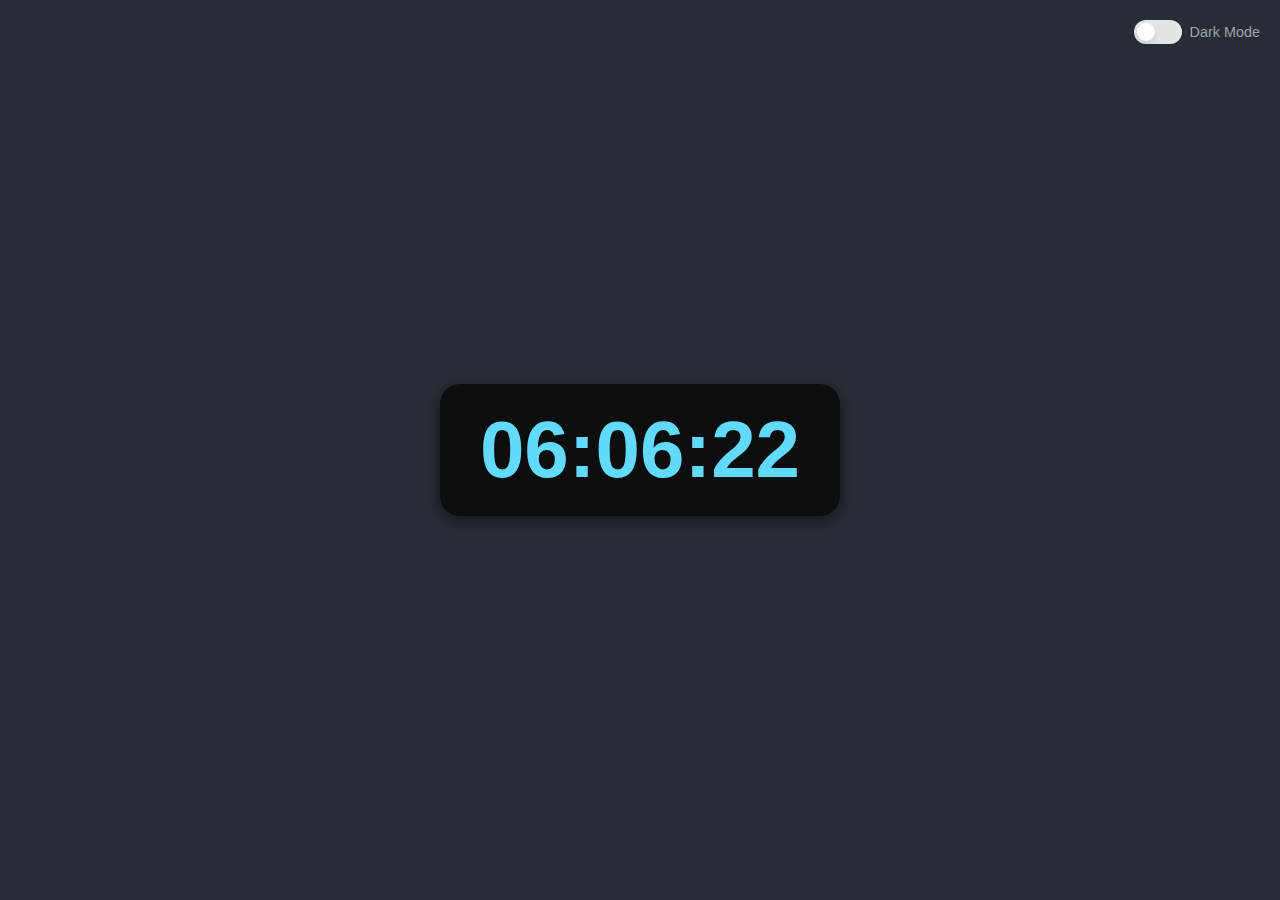
<file: digital-clock-app/index.html>
<!DOCTYPE html>
<html lang="en">
<head>
    <meta charset="UTF-8">
    <meta name="viewport" content="width=device-width, initial-scale=1.0">
    <title>Digital Clock </title>

    <link rel="icon" type="image/svg+xml" href="data:image/svg+xml;charset=UTF-8,%3Csvg xmlns='http://www.w3.org/2000/svg' width='64' height='64'%3E%3Ctext x='0' y='50' font-size='48'%3E🕛%3C/text%3E%3C/svg%3E">

    <link rel="stylesheet" href="style.css">
</head>
<body>
    <div class="clock" id="clock"></div>

    <div class="theme-toggle-wrapper">
        <button id="theme-toggle" class="theme-toggle">
            <span class="theme-circle"></span>
        </button>
        <span id="toggle-label" class="toggle-label">Dark Mode</span>
    </div>

    <script src="script.js"></script>
</body>
</html>
</file>
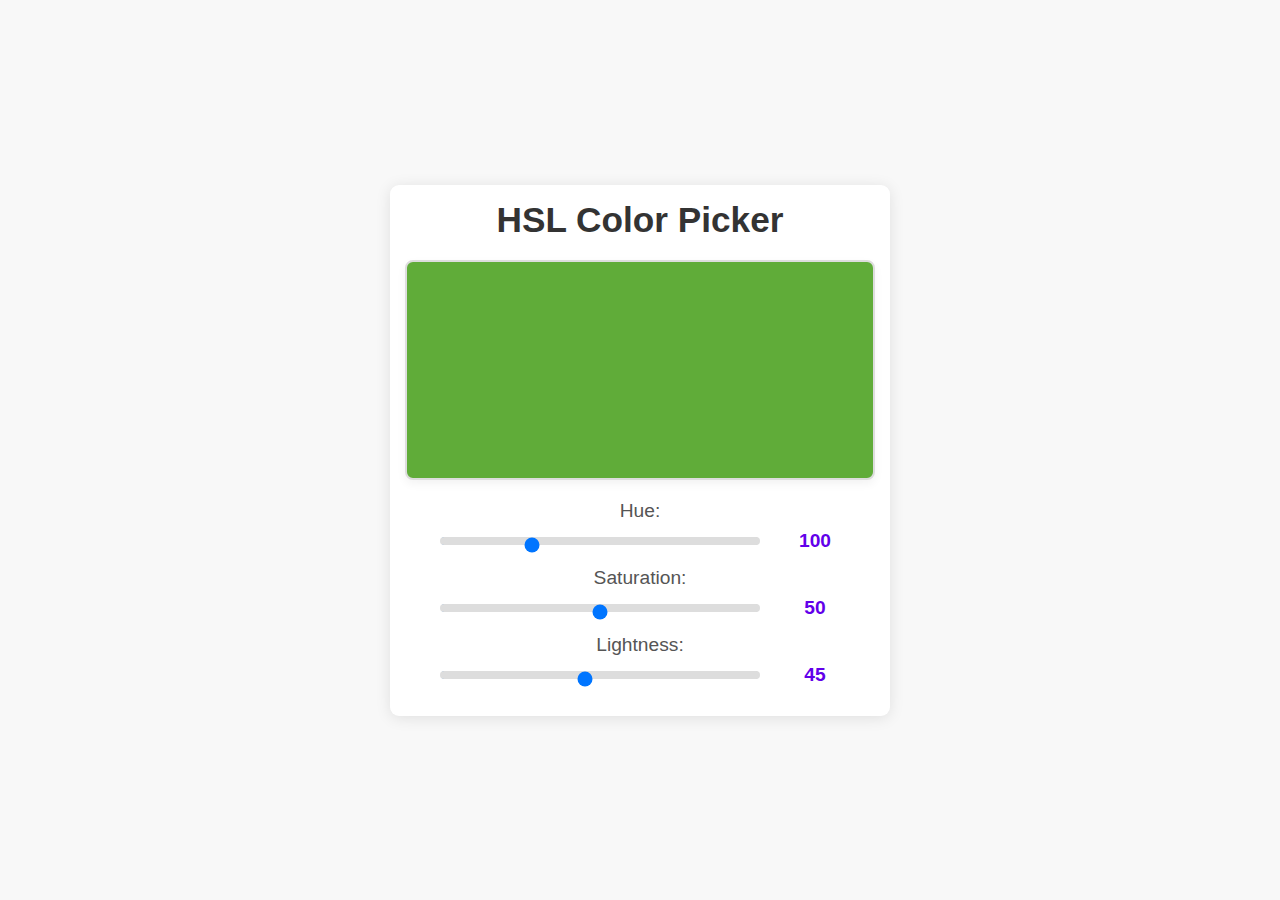
<file: hsl-color-generator-app/index.html>
<!DOCTYPE html>
<html lang="en">
<head>
    <meta charset="UTF-8">
    <meta name="viewport" content="width=device-width, initial-scale=1.0">
    <title>HSL Color Generator</title>

    <link rel="icon" type="image/svg+xml" href="data:image/svg+xml;charset=UTF-8,%3Csvg xmlns='http://www.w3.org/2000/svg' width='64' height='64'%3E%3Ctext x='0' y='50' font-size='48'%3E🎨%3C/text%3E%3C/svg%3E">


    <link rel="stylesheet" href="/hsl-color-generator-app/style.css">
</head>
<body>
    <div class="container">
        <h1>HSL Color Picker</h1>
        <div class="color-display"></div>

        <div class="control">
            <div class="control">
                <label for="hue">Hue:</label>
                <div class="slider-container">
                    <input type="range" id="hue" min="0" max="360" value="100">
                    <span id="hueValue">100</span>
                </div>
            </div>
    
            <div class="control">
                <label for="saturation">Saturation:</label>
                <div class="slider-container">
                    <input type="range" id="saturation" min="0" max="100" value="50">
                    <span id="saturationValue">50</span>
                </div>
            </div>
    
            <div class="control">
                <label for="lightness">Lightness:</label>
                <div class="slider-container">
                    <input type="range" id="lightness" min="0" max="100" value="45">
                    <span id="lightnessValue">45</span>
                </div>
            </div>
        </div>

    </div>

    <script src="script.js"></script>
</body>
</html>
</file>
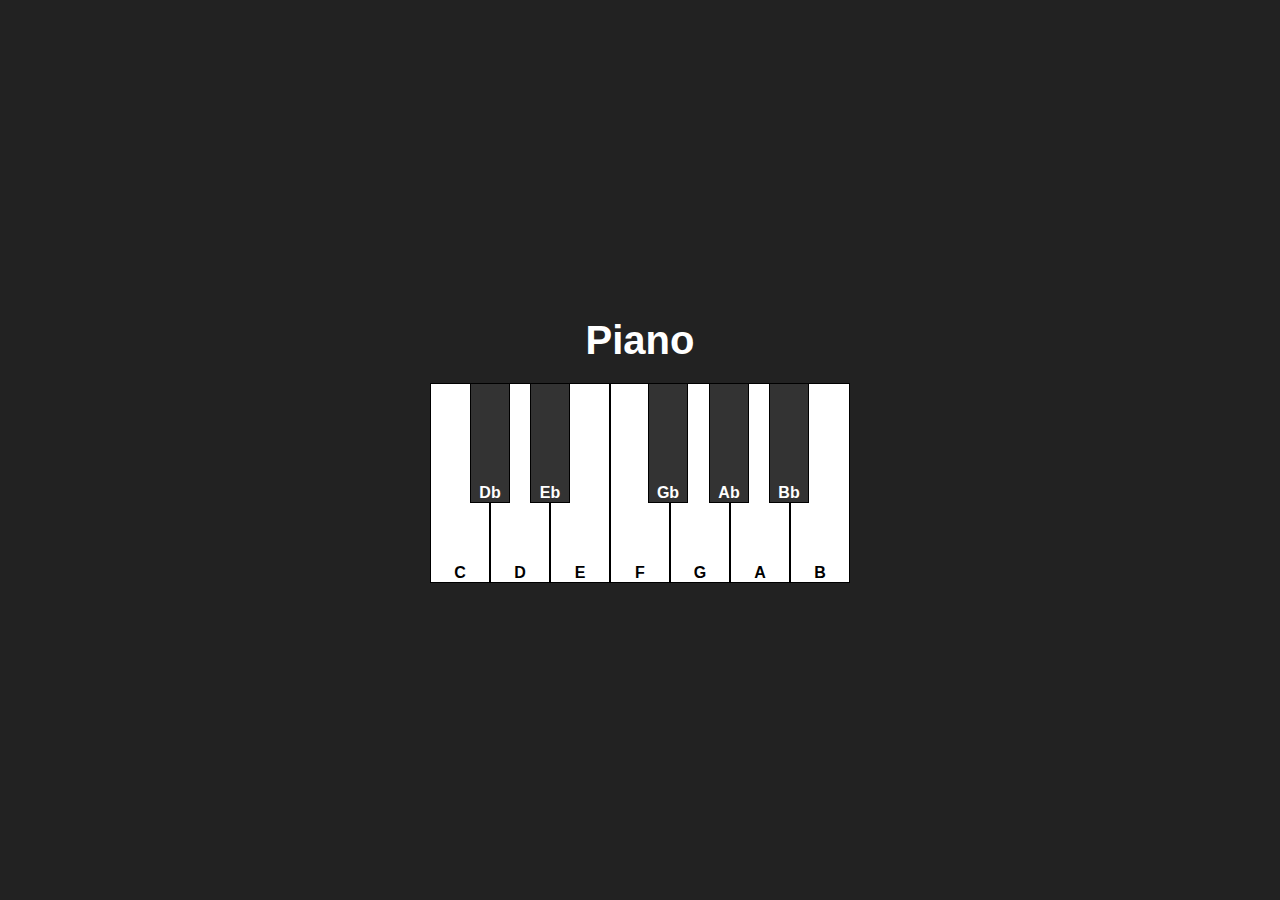
<file: piano-app/index.html>
<!DOCTYPE html>
<html lang="en">
<head>
    <meta charset="UTF-8">
    <meta name="viewport" content="width=device-width, initial-scale=1.0">
    <title>Piano App</title>
    <link rel="icon" type="image/svg+xml" href="data:image/svg+xml;charset=UTF-8,%3Csvg xmlns='http://www.w3.org/2000/svg' width='64' height='64'%3E%3Ctext x='0' y='50' font-size='48'%3E🎹%3C/text%3E%3C/svg%3E">

    <link rel="stylesheet" href="/piano-app/style.css">
</head>
<body>
    <h1>Piano</h1>

    <div class="wrapper">
        <div class="piano">
            <div data-note="C" class="key white">C</div>
            <div data-note="Db" class="key black" style="left: 60px;">Db</div>
            <div data-note="D" class="key white">D</div>
            <div data-note="Eb" class="key black" style="left: 120px;">Eb</div>
            <div data-note="E" class="key white">E</div>
            <div data-note="F" class="key white">F</div>
            <div data-note="Gb" class="key black" style="left: 238px;">Gb</div>
            <div data-note="G" class="key white">G</div>
            <div data-note="Ab" class="key black" style="left: 299px;">Ab</div>
            <div data-note="A" class="key white">A</div>
            <div data-note="Bb" class="key black" style="left: 359px;">Bb</div>
            <div data-note="B" class="key white">B</div>
        </div>
    </div>

    <script src="script.js"></script>
</body>
</html>
</file>
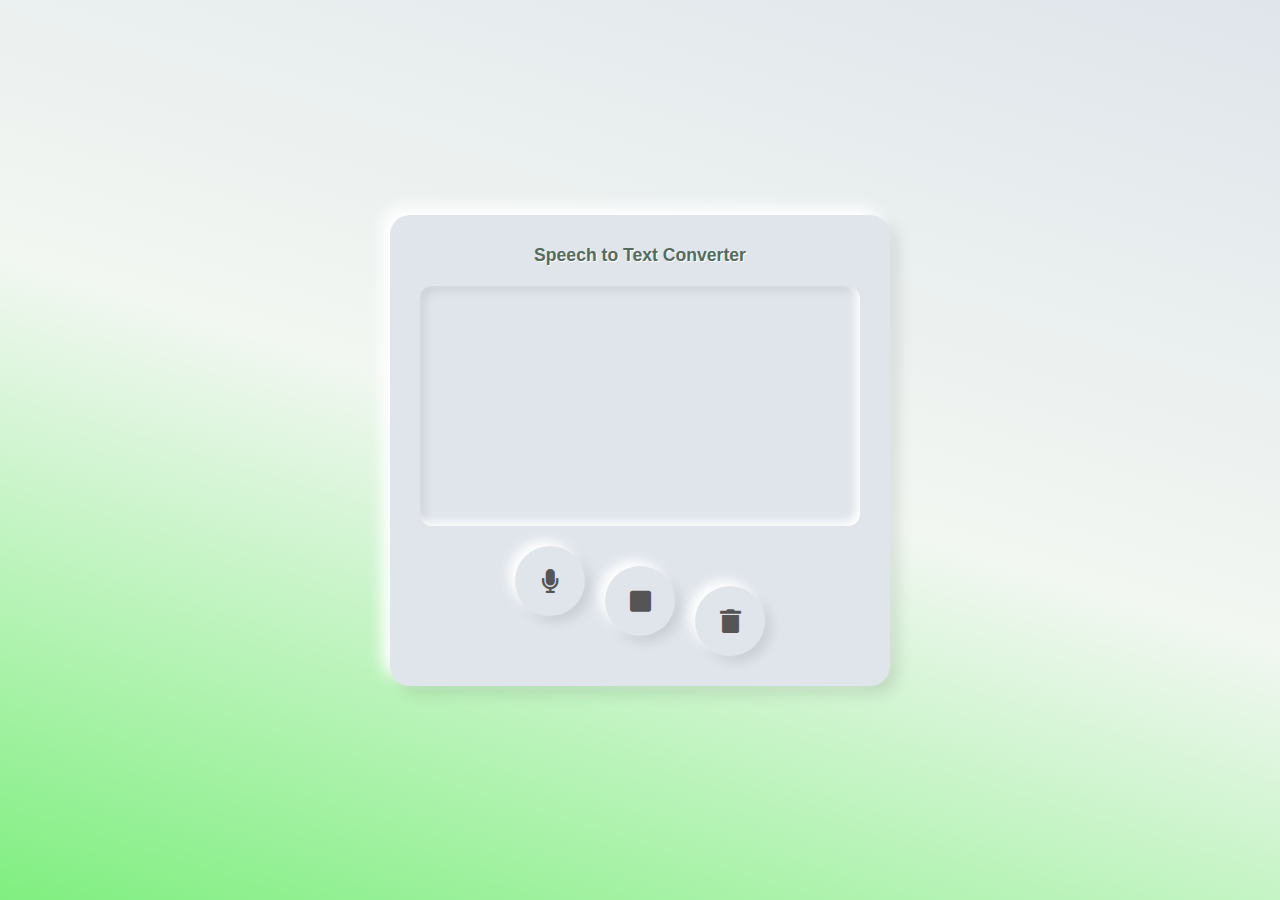
<file: speech-to-text-app/index.html>
<!DOCTYPE html>
<html lang="en">
<head>
    <meta charset="UTF-8">
    <meta name="viewport" content="width=device-width, initial-scale=1.0">
    <title>Speech to Text</title>
    <link rel="icon" type="image/svg+xml" href="data:image/svg+xml;charset=UTF-8,%3Csvg xmlns='http://www.w3.org/2000/svg' width='64' height='64'%3E%3Ctext x='0' y='50' font-size='48'%3E💬%3C/text%3E%3C/svg%3E">

    <link rel="stylesheet" href="style.css">
    <link rel="stylesheet" href="https://cdnjs.cloudflare.com/ajax/libs/font-awesome/5.15.1/css/all.min.css">
</head>
<body>
    <div class = "container">
        <h2> Speech to Text Converter </h2>
        <div id="result"></div>
        <div class="button-container">
            <button onclick="startConverting()">
                <i class="fa fa-microphone"></i>
            </button>
            <div class="button-container">

            <button onclick="stopConverting()">
                    <i class="fa fa-stop"></i>
            </button>    
            <div class="button-container">
            <button id="clearButton" onclick="clearText()" disabled>
                    <i class="fa fa-trash"></i>
            </button>
        </div>
    </div>  
    <script src="script.js"></script>
</body>
</html>
</file>
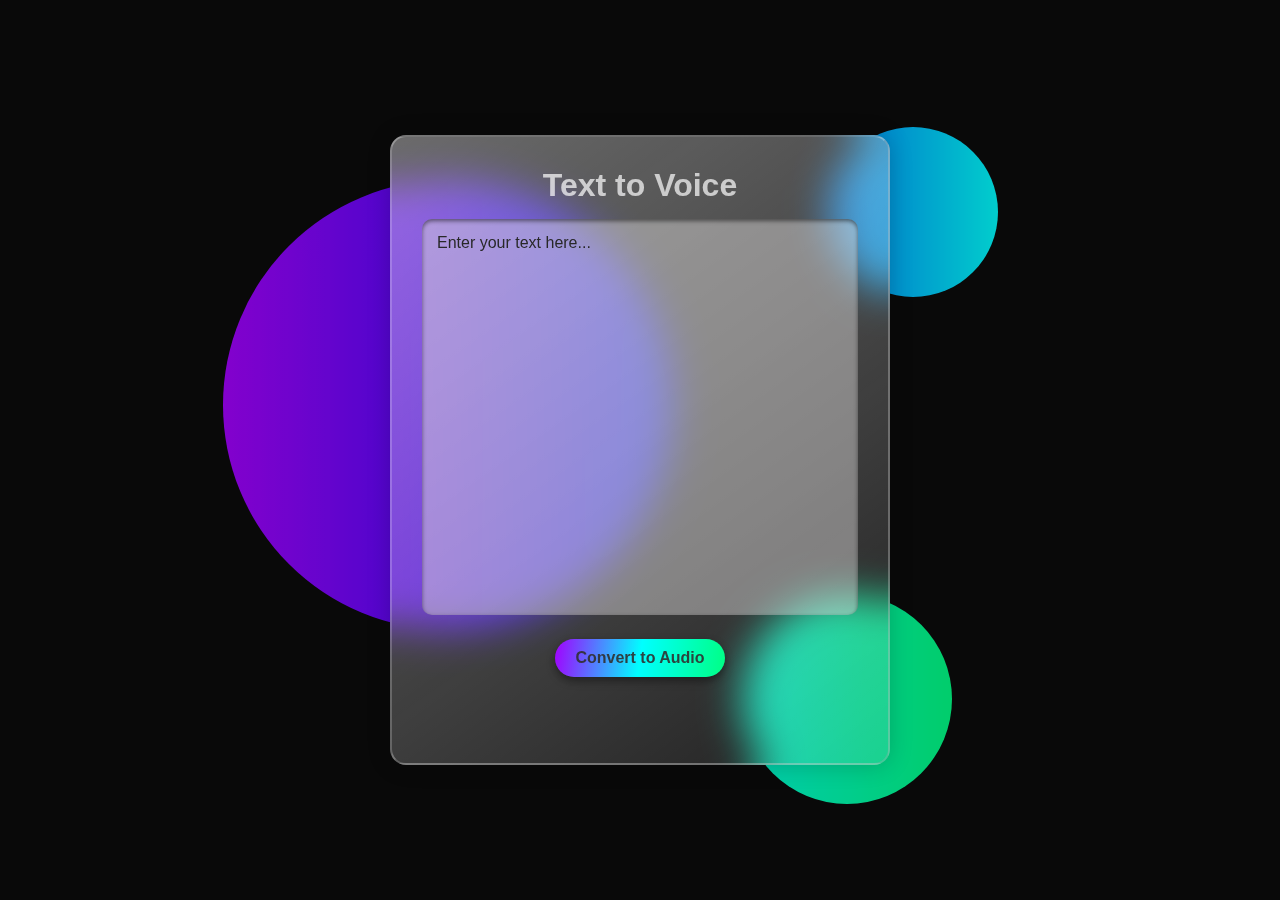
<file: text-to-audio-app/index.html>
<!DOCTYPE html>
<html lang="en">
<head>
    <meta charset="UTF-8">
    <meta name="viewport" content="width=device-width, initial-scale=1.0">
    <title>Text to Voice </title>

    <link rel="icon" type="image/svg+xml" href="data:image/svg+xml;charset=UTF-8,%3Csvg xmlns='http://www.w3.org/2000/svg' width='64' height='64'%3E%3Ctext x='0' y='50' font-size='48'%3E🎙️%3C/text%3E%3C/svg%3E">

    <link rel="stylesheet" href="style.css">
</head>
<body>
    <div class="container">
        <h1>Text to Voice</h1>
        <textarea class="text" rows="6" placeholder="Enter your text here..."></textarea>
        <button type="button" onClick="textToAudio()" class="btn">Convert to Audio</button>

        </button>

    </div>


    <div class="circle one"></div>
    <div class="circle two"></div>
    <div class="circle three"></div>
    <script src="script.js"></script>

    <div class="modal" id="warningModal">
        <div class="modal-content">
            <h4>Please enter some text to convert to audio!</h4>
            <button class="btn" onclick="closeModal()">Close</button>
        </div>

</body>
</html>
</file>
<file: digital-clock-app/style.css>
/* General Styling */
body {
    display: flex;
    flex-direction: column;
    justify-content: center;
    align-items: center;
    height: 100vh;
    margin: 0;
    background: #282c34;
    font-family: 'Arial', sans-serif;
    color: #61dafb;
    transition: background-color 0.3s, color 0.3s;
}
.light-mode {
    background: #f5f5f5;
    color: #282c34;
}

/* Clock Styling */
.clock {
    font-size: 5rem;
    font-weight: bold;
    background: rgba(0, 0, 0, 0.7);
    padding: 20px 40px;
    border-radius: 20px;
    box-shadow: 0 4px 15px rgba(0, 0, 0, 0.5);
}
.light-mode .clock {
    background: rgba(255, 255, 255, 0.7);
    color: #282c34;
}

/* Theme Toggle Wrapper */
.theme-toggle-wrapper {
    position: absolute;
    top: 20px;
    right: 20px;
    display: flex;
    align-items: center;
    gap: 0.5rem;
}

/* Toggle Button */
.theme-toggle {
    display: inline-flex;
    align-items: center;
    justify-content: center;
    height: 24px;
    width: 48px;
    border-radius: 9999px;
    background-color: #e5e5e5;
    border: none;
    position: relative;
    cursor: pointer;
    transition: background-color 0.3s;
    padding: 0;
}
.theme-toggle.on {
    background-color: #2563eb;
}
.theme-circle {
    height: 18px;
    width: 18px;
    background-color: white;
    border-radius: 50%;
    position: absolute;
    left: 3px;
    transition: transform 0.3s ease-in-out;
    box-shadow: 0 4px 6px rgba(0, 0, 0, 0.1);
}
.theme-toggle.on .theme-circle {
    transform: translateX(24px);
}

/* Toggle Label */
.toggle-label {
    font-size: 0.9rem;
    color: #9ca3af;
    transition: color 0.3s;
}
.light-mode .toggle-label {
    color: #2563eb;
}
</file>
<file: hsl-color-generator-app/style.css>
* {
    margin: 0;
    padding: 0;
    box-sizing: border-box;
}

body {
    font-family: 'Segoe UI', Tahoma, Geneva, Verdana, sans-serif;
    background-color: #f8f8f8;
    color: #333;
    display: flex;
    flex-direction: column;
    justify-content: center;
    align-items: center;
    height: 100vh;
    padding: 20px;
    position: relative;
}

.container {
    text-align: center;
    width: 100%;
    max-width: 500px; 
    padding: 15px; 
    border-radius: 9px;
    background: white;
    box-shadow: 0 2px 15px rgba(0, 0, 0, 0.1);
    transition: transform 0.3s ease;
    height: auto; 
    position: relative;
    z-index: 1;
}

.container:hover {
    transform: translateY(-10px);
}

h1 {
    font-size: 2.2rem; 
    font-weight: 600;
    margin-bottom: 0.8rem; 
    color: #333;
}

.color-display {
    width: 100%;
    height: 220px; 
    background-color: hsl(100, 50%, 45%);
    margin: 20px 0;
    border-radius: 8px;
    border: 2px solid #ddd;
    box-shadow: 0 4px 10px rgba(0, 0, 0, 0.05);
    transition: background-color 0.3s ease;
}

.control {
    margin-bottom: 15px;
}

.control label {
    font-size: 1.2rem;
    font-weight: 500;
    display: block;
    margin-bottom: 8px;
    color: #555;
}

.slider-container {
    display: flex;
    align-items: center;
    justify-content: space-between;
    max-width: 400px;
    margin: 0 auto;
}

input[type="range"] {
    width: 80%;
    height: 8px;
    border-radius: 5px;
    background: #eee;
    outline: none;
    transition: background 0.3s ease;
}

input[type="range"]::-webkit-slider-runnable-track {
    height: 8px;
    border-radius: 5px;
    background: #ddd;
}

input[type="range"]::-webkit-slider-thumb {
    width: 20px;
    height: 20px;
    border-radius: 50%;
    background: #6200ea;
    border: none;
    cursor: pointer;
    transition: background-color 0.3s ease;
}

input[type="range"]:focus::-webkit-slider-thumb {
    background-color: #3700b3;
}

input[type="range"]:hover::-webkit-slider-thumb {
    background-color: #9c47f3;
}

input[type="range"]::-moz-range-track {
    height: 8px;
    border-radius: 5px;
    background: #ddd;
}

input[type="range"]::-moz-range-thumb {
    width: 20px;
    height: 20px;
    border-radius: 50%;
    background: #6200ea;
    border: none;
    cursor: pointer;
    transition: background-color 0.3s ease;
}

input[type="range"]:focus::-moz-range-thumb {
    background-color: #3700b3;
}

input[type="range"]:hover::-moz-range-thumb {
    background-color: #9c47f3;
}

span {
    width: 50px;
    font-size: 1.2rem;
    font-weight: 600;
    color: #6200ea;
    text-align: center;
}

input[type="range"]:hover {
    background: #ddd;
}

input[type="range"]:focus {
    outline: none;
    box-shadow: 0 0 5px rgba(98, 0, 234, 0.4);
}

.slider-container:hover input[type="range"] {
    background: #ddd;
}
</file>
<file: piano-app/style.css>
* {
    margin: 0;
    padding: 0;
    box-sizing: border-box;
}

body {
    display: flex;
    flex-direction: column;
    align-items: center;
    justify-content: center;
    height: 100vh;
    background: #222;
    color: #fff;
    font-family: Arial, sans-serif;
}

h1 {
    margin-bottom: 20px;
    font-size: 2.5rem;
}

.piano {
    display: flex;
    position: relative;
}

.key {
    height: 200px;
    width: 60px;
    border: 1px solid #000;
    cursor: pointer;
    display: flex;
    align-items: flex-end;
    justify-content: center;
    font-size: 1rem;
    font-weight: bold;
    position: relative;
    transition: all 0.1s ease; 
}

.white {
    background: #fff;
    color: #000;
}

.white:active {
    transform: translateY(15px); 
    background: #f1f1f1;
}

.black {
    background: #333;
    height: 120px;
    width: 40px;
    position: absolute;
    z-index: 1;
    margin-left: -20px;
    transition: all 0.1s ease;
}

.black:active {
    transform: translateY(15px); 
    background: #444;
}

.key.active {
    background: lightblue;
}
</file>
<file: speech-to-text-app/style.css>
* {
    margin: 0;
    padding: 0;
    box-sizing: border-box;
    font-family: Arial, sans-serif;
}

body {
    height: 100vh;
    display: flex;
    justify-content: center;
    align-items: center;
    background: linear-gradient(197deg, #E0E5EC, #f2f7f2, #80ef80); 
    color: #333;
    overflow: hidden;
}

.container {
    background: #E0E5EC; 
    border-radius: 20px;
    padding: 30px;
    width: 90%;
    max-width: 500px;
    text-align: center;
    box-shadow: 
        -8px -8px 15px #ffffff, 
        8px 8px 15px rgba(0, 0, 0, 0.1);
    position: relative;
}

.container::before {
    content: "";
    position: absolute;
    top: 10%;
    left: 10%;
    width: 80%;
    height: 80%;
    background: #80ef80;
    border-radius: 20px;
    opacity: 0.05; 
    z-index: -1; 
}

h2 {
    font-size: 1.1rem;
    color: #546c5e;
    margin-bottom: 20px;
    text-shadow: 1px 1px 0 #fff;
}

#result {
    background: #E0E5EC;
    padding: 20px;
    margin: 20px auto;
    border-radius: 12px;
    box-shadow: 
        inset -4px -4px 10px #ffffff, 
        inset 4px 4px 10px rgba(0, 0, 0, 0.1);
    height: 15rem;
    overflow-y: auto;
    font-size: 1rem;
    color: #333;
}

.button-container {
    display: flex;
    justify-content: center;
    gap: 20px;
    margin-top: 20px;
}

button {
    background: #E0E5EC;
    border: none;
    outline: none;
    width: 70px;
    height: 70px;
    border-radius: 50%;
    display: flex;
    justify-content: center;
    align-items: center;
    font-size: 1.5rem;
    color: #555;
    cursor: pointer;
    box-shadow: 
        -6px -6px 12px #ffffff, 
        6px 6px 12px rgba(0, 0, 0, 0.1);
    transition: all 0.3s ease;
}

button:hover {
    box-shadow: 
        inset -4px -4px 10px #ffffff, 
        inset 4px 4px 10px rgba(0, 0, 0, 0.1);
}

button:hover .fa-microphone {
    color: #80ef80; 
}

button:hover .fa-stop {
    color: #e66a76; 
}

button:hover .fa-trash {
    color: #4f7af1; 
}

button.active-mic .fa-microphone {
    color: #80ef80; 
}

button.active-stop .fa-stop {
    color: #dc3545; 
}

button.active-stop .fa-trash {
    color: #4f7af1; 
}

button:active {
    box-shadow: 
        inset -6px -6px 12px #ffffff, 
        inset 6px 6px 12px rgba(0, 0, 0, 0.1);
    transform: scale(0.95);
}

i {
    pointer-events: none;
}


#result::-webkit-scrollbar {
    width: 8px;
    height: 8px;
}

#result::-webkit-scrollbar-thumb {
    background: #ccc;
    border-radius: 20px;
    box-shadow: inset 2px 2px 4px rgba(255, 255, 255, 0.3), inset -2px -2px 4px rgba(0, 0, 0, 0.2);
}

#result::-webkit-scrollbar-thumb:hover {
    background: #80ef80;
    box-shadow: inset 2px 2px 4px rgba(255, 255, 255, 0.3), inset -2px -2px 4px rgba(0, 0, 0, 0.3);
}

#result::-webkit-scrollbar-track {
    background: #E0E5EC;
    border-radius: 20px;
    box-shadow: inset -2px -2px 4px rgba(255, 255, 255, 0.5), inset 2px 2px 4px rgba(0, 0, 0, 0.1);
}

#result::-webkit-scrollbar-horizontal {
    height: 8px;
}

#result::-webkit-scrollbar-thumb:horizontal {
    background: #ccc;
    border-radius: 20px;
    box-shadow: inset 2px 2px 4px rgba(255, 255, 255, 0.3), inset -2px -2px 4px rgba(0, 0, 0, 0.2);
}
</file>
<file: text-to-audio-app/style.css>
* {
    margin: 0;
    padding: 0;
    box-sizing: border-box;
    font-family: Arial, sans-serif;
}

body {
    height: 100vh;
    display: flex;
    justify-content: center;
    align-items: center;
    background-color: #090909; 
    overflow: hidden;
    position: relative;
}

.circle {
    position: absolute;
    border-radius: 50%;
    opacity: 0.8;
    filter: blur(0.3px);
    z-index: -1;

}

.circle.one {
    top: 66%;
    left: 58%;
    width: 210px;
    height: 210px;
    background: linear-gradient(90deg,#00ffd9,#00ff84);
    
}

.circle.two {
    bottom: 67%;
    right: 22%;
    width: 170px;
    height: 170px;
    background: linear-gradient(90deg,#0084ff,#0ff);}

.circle.three {
    top: 45%;
    left: 35%;
    transform: translate(-50%, -50%);
    width: 450px;
    height: 450px;
    background: linear-gradient(90deg,#a200ff,#000dff);}

.container {
    background: linear-gradient(145deg, rgba(255,255,255,0.4) 0%, rgba(255,255,255,0.1) 100%);
    border-radius: 16px;
    padding: 30px;
    width: 90%;
    max-width: 500px;
    height: 70%;
    max-height: 800px;
    text-align: center;
    box-shadow: 0px 1px 24px -1px rgba(0, 0, 0, 0.2);     
    backdrop-filter: blur(20px);
    -webkit-backdrop-filter: blur(20px);
    border: 2px outset rgba(255, 255, 255, 0.3);    -webkit-backdrop-filter: blur(10px);
    z-index: 1;
}

h1, h4 {
    color: rgba(255, 255, 255, 0.7);
    margin-bottom: 15px;
}


textarea.text {
    width: 100%;
    height: 70%;
    padding: 15px;
    margin-bottom: 20px;
    border: none;
    border-radius: 10px;
    background: rgba(220, 218, 218, 0.463);
    color: #282828;
    resize: none;
    outline: none;
    font-size: 1rem;
    box-shadow: inset 0 2px 4px rgba(0, 0, 0, 0.5);
}

textarea.text::placeholder {
    color: #282828;
    font-size: 1rem;
}

.btn {
    background: linear-gradient(98deg, #a200ff, #0ff, #00ff84);
    color: rgba(48, 47, 47, 0.897);
    border: none;
    padding: 10px 20px;
    border-radius: 50px;
    font-size: 1rem;
    font-weight: bold;
    cursor: pointer;
    transition: all 0.3s ease;
    box-shadow: 0 4px 8px rgba(0, 0, 0, 0.4);
}

.btn:hover {
    background: linear-gradient(230deg, #a200ff, #0ff, #000dff);
    transform: scale(1.05);
    box-shadow: 0 6px 12px rgba(0, 0, 0, 0.5);
}

.modal {
    position: fixed;
    top: 0;
    left: 0;
    width: 100vw;
    height: 100vh;
    display: none; 
    justify-content: center;
    align-items: center;
    background-color: rgba(0, 0, 0, 0.5); 
    z-index: 10; 
}

.modal-content {
    background: linear-gradient(145deg, rgba(255,255,255,0.4) 0%, rgba(255, 255, 255, 0.067) 100%);
    border-radius: 16px;
    padding: 30px;
    width: 80%;
    max-width: 400px;
    text-align: center;
    box-shadow: 0px 1px 24px -1px rgba(0, 0, 0, 0.2);
}
</file>
